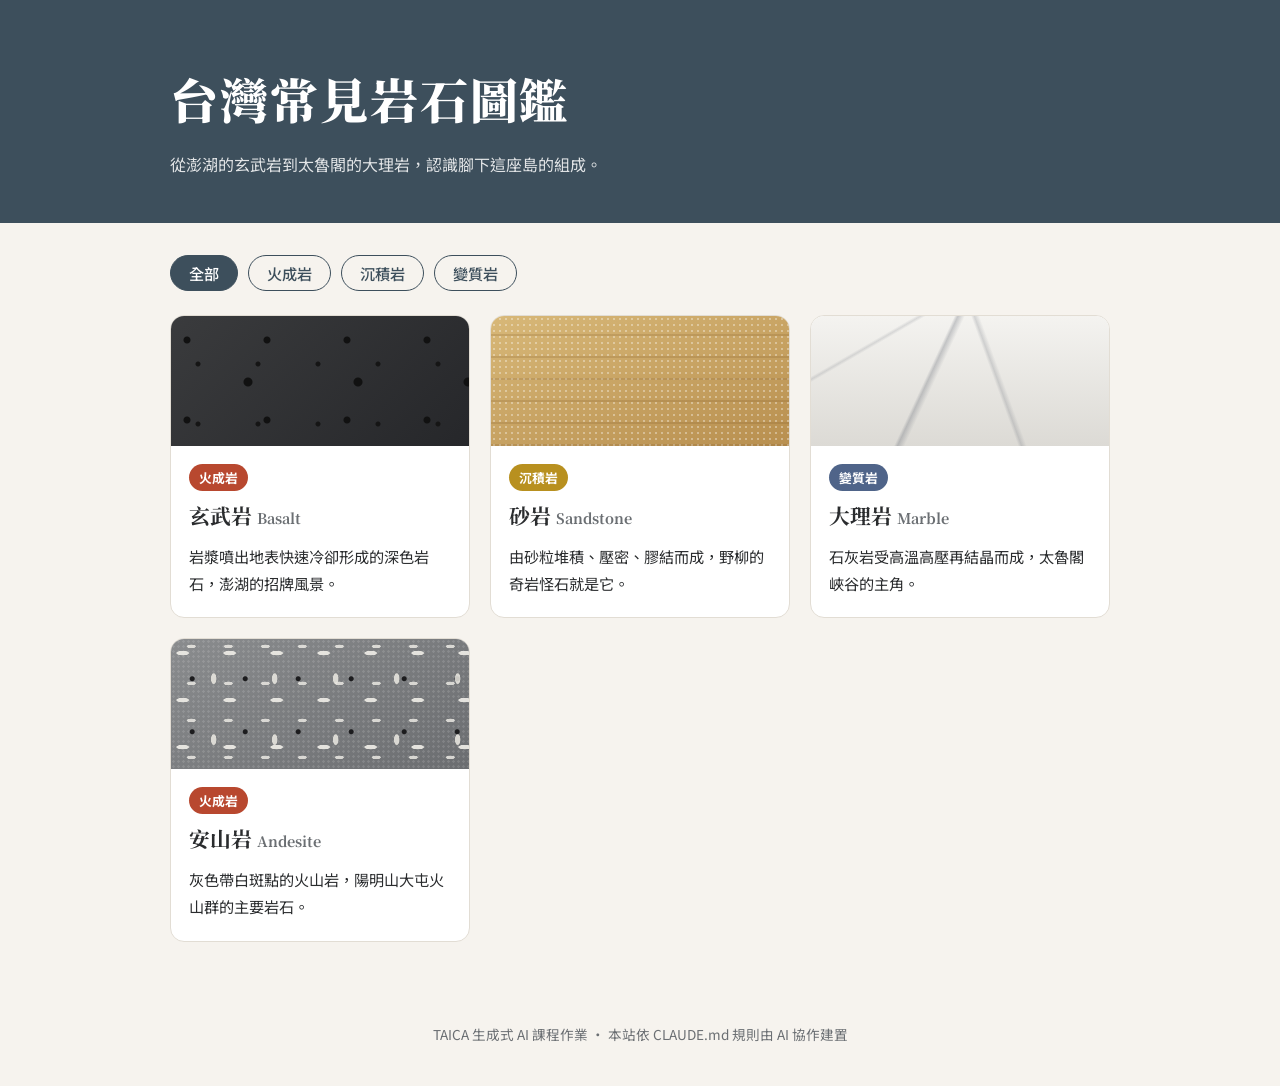
<file: index.html>
<!DOCTYPE html>
<html lang="zh-Hant-TW">
<head>
  <meta charset="UTF-8">
  <meta name="viewport" content="width=device-width, initial-scale=1.0">
  <title>台灣常見岩石圖鑑</title>
  <link rel="stylesheet" href="style.css">
</head>
<body>
  <header class="site-header">
    <div class="container">
      <h1>台灣常見岩石圖鑑</h1>
      <p>從澎湖的玄武岩到太魯閣的大理岩，認識腳下這座島的組成。</p>
    </div>
  </header>

  <main class="container">
    <nav class="filters" aria-label="依岩類篩選">
      <button class="filter-btn is-active" data-filter="all">全部</button>
      <button class="filter-btn" data-filter="igneous">火成岩</button>
      <button class="filter-btn" data-filter="sedimentary">沉積岩</button>
      <button class="filter-btn" data-filter="metamorphic">變質岩</button>
    </nav>

    <section class="grid" id="rock-grid"></section>
  </main>

  <footer class="site-footer">
    TAICA 生成式 AI 課程作業 ・ 本站依 CLAUDE.md 規則由 AI 協作建置
  </footer>

  <script src="js/rocks.js"></script>
  <script src="js/main.js"></script>
</body>
</html>
</file>
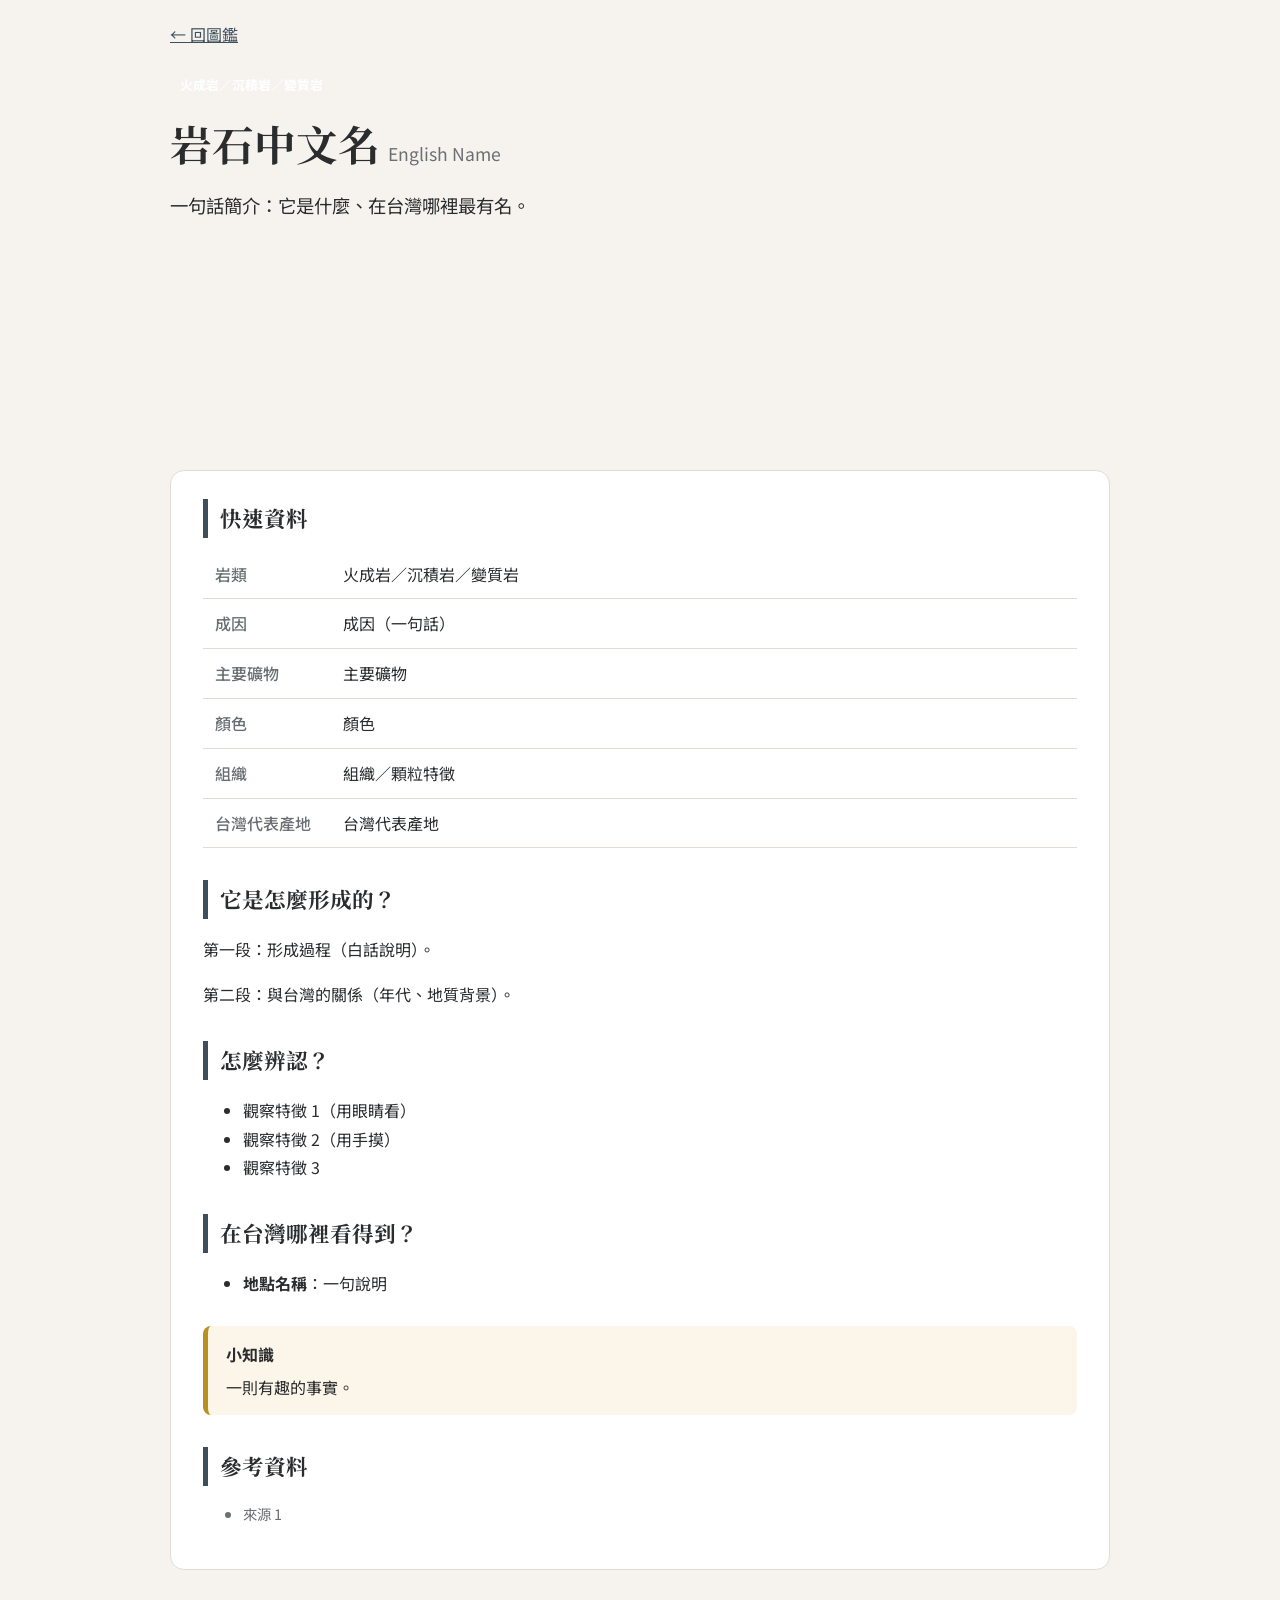
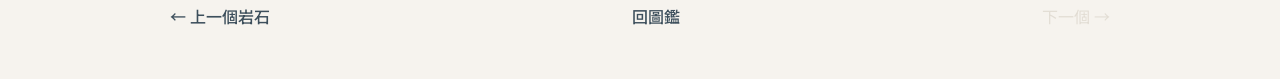
<file: rocks/_template.html>
<!-- 新增岩石：複製本檔為 rocks/<id>.html，替換所有大寫佔位字 (ROCK-ID / PREV-ID) 與中文說明。規則見 CLAUDE.md 第 5、6 節 -->
<!DOCTYPE html>
<html lang="zh-Hant-TW">
<head>
  <meta charset="UTF-8">
  <meta name="viewport" content="width=device-width, initial-scale=1.0">
  <title>岩石中文名 English Name｜台灣常見岩石圖鑑</title>
  <link rel="stylesheet" href="../style.css">
</head>
<body>
  <main class="container">
    <nav class="topnav"><a href="../index.html">← 回圖鑑</a></nav>

    <header class="rock-hero">
      <span class="tag tag--TYPE">火成岩／沉積岩／變質岩</span>
      <h1>岩石中文名<span class="en">English Name</span></h1>
      <p class="lead">一句話簡介：它是什麼、在台灣哪裡最有名。</p>
    </header>

    <div class="swatch swatch--ROCK-ID" role="img" aria-label="岩石中文名外觀示意"></div>

    <article>
      <h2>快速資料</h2>
      <table class="facts">
        <tr><th>岩類</th><td>火成岩／沉積岩／變質岩</td></tr>
        <tr><th>成因</th><td>成因（一句話）</td></tr>
        <tr><th>主要礦物</th><td>主要礦物</td></tr>
        <tr><th>顏色</th><td>顏色</td></tr>
        <tr><th>組織</th><td>組織／顆粒特徵</td></tr>
        <tr><th>台灣代表產地</th><td>台灣代表產地</td></tr>
      </table>

      <h2>它是怎麼形成的？</h2>
      <p>第一段：形成過程（白話說明）。</p>
      <p>第二段：與台灣的關係（年代、地質背景）。</p>

      <h2>怎麼辨認？</h2>
      <ul>
        <li>觀察特徵 1（用眼睛看）</li>
        <li>觀察特徵 2（用手摸）</li>
        <li>觀察特徵 3</li>
      </ul>

      <h2>在台灣哪裡看得到？</h2>
      <ul>
        <li><b>地點名稱</b>：一句說明</li>
      </ul>

      <aside class="trivia">
        <strong>小知識</strong>
        一則有趣的事實。
      </aside>

      <h2>參考資料</h2>
      <ul class="refs">
        <li>來源 1</li>
      </ul>
    </article>

    <nav class="pager">
      <a href="PREV-ID.html">← 上一個岩石</a>
      <a href="../index.html">回圖鑑</a>
      <span class="disabled">下一個 →</span>
    </nav>
  </main>
</body>
</html>
</file>
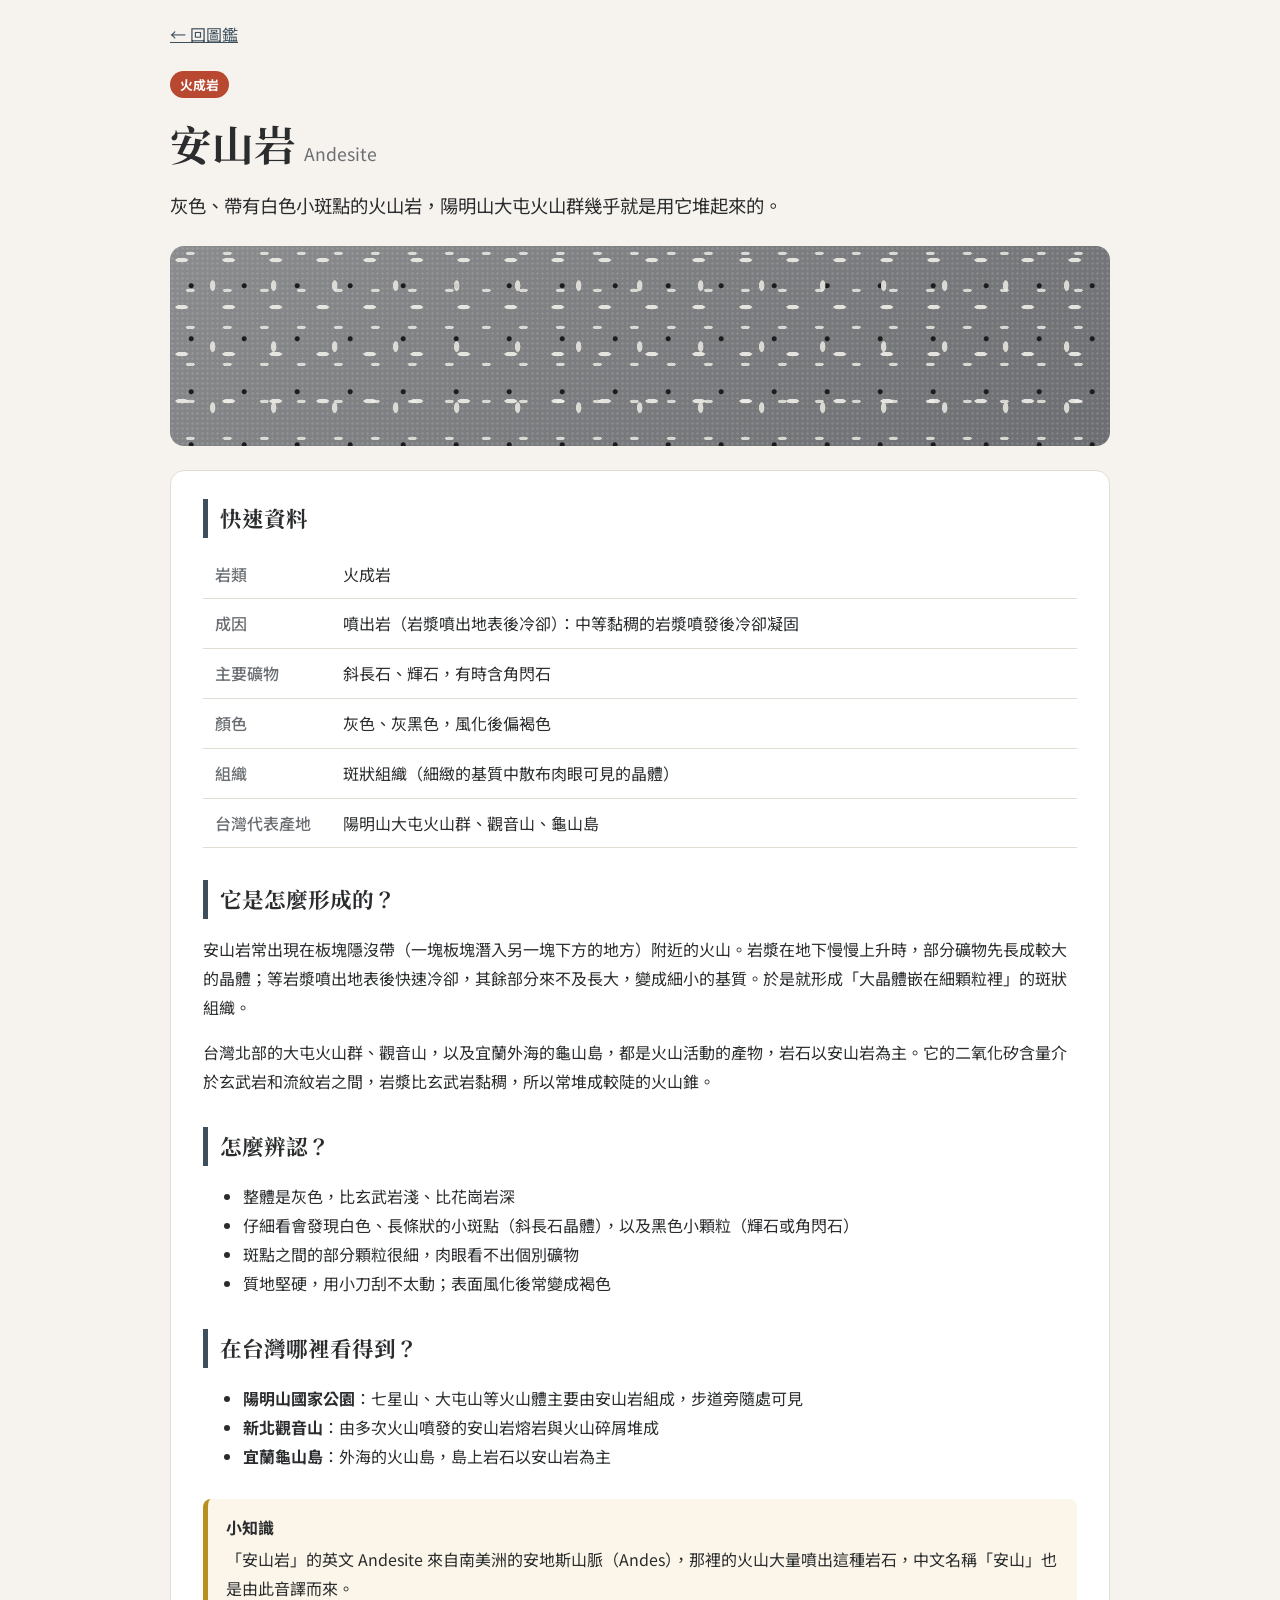
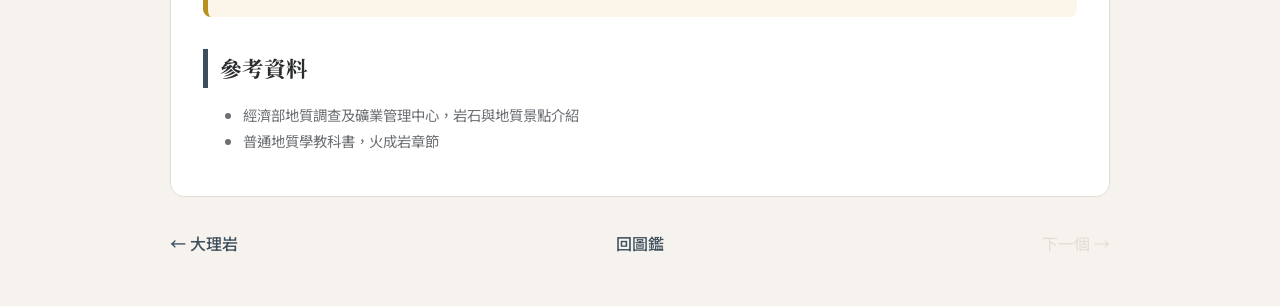
<file: rocks/andesite.html>
<!DOCTYPE html>
<html lang="zh-Hant-TW">
<head>
  <meta charset="UTF-8">
  <meta name="viewport" content="width=device-width, initial-scale=1.0">
  <title>安山岩 Andesite｜台灣常見岩石圖鑑</title>
  <link rel="stylesheet" href="../style.css">
</head>
<body>
  <main class="container">
    <nav class="topnav"><a href="../index.html">← 回圖鑑</a></nav>

    <header class="rock-hero">
      <span class="tag tag--igneous">火成岩</span>
      <h1>安山岩<span class="en">Andesite</span></h1>
      <p class="lead">灰色、帶有白色小斑點的火山岩，陽明山大屯火山群幾乎就是用它堆起來的。</p>
    </header>

    <div class="swatch swatch--andesite" role="img" aria-label="安山岩外觀示意"></div>

    <article>
      <h2>快速資料</h2>
      <table class="facts">
        <tr><th>岩類</th><td>火成岩</td></tr>
        <tr><th>成因</th><td>噴出岩（岩漿噴出地表後冷卻）：中等黏稠的岩漿噴發後冷卻凝固</td></tr>
        <tr><th>主要礦物</th><td>斜長石、輝石，有時含角閃石</td></tr>
        <tr><th>顏色</th><td>灰色、灰黑色，風化後偏褐色</td></tr>
        <tr><th>組織</th><td>斑狀組織（細緻的基質中散布肉眼可見的晶體）</td></tr>
        <tr><th>台灣代表產地</th><td>陽明山大屯火山群、觀音山、龜山島</td></tr>
      </table>

      <h2>它是怎麼形成的？</h2>
      <p>安山岩常出現在板塊隱沒帶（一塊板塊潛入另一塊下方的地方）附近的火山。岩漿在地下慢慢上升時，部分礦物先長成較大的晶體；等岩漿噴出地表後快速冷卻，其餘部分來不及長大，變成細小的基質。於是就形成「大晶體嵌在細顆粒裡」的斑狀組織。</p>
      <p>台灣北部的大屯火山群、觀音山，以及宜蘭外海的龜山島，都是火山活動的產物，岩石以安山岩為主。它的二氧化矽含量介於玄武岩和流紋岩之間，岩漿比玄武岩黏稠，所以常堆成較陡的火山錐。</p>

      <h2>怎麼辨認？</h2>
      <ul>
        <li>整體是灰色，比玄武岩淺、比花崗岩深</li>
        <li>仔細看會發現白色、長條狀的小斑點（斜長石晶體），以及黑色小顆粒（輝石或角閃石）</li>
        <li>斑點之間的部分顆粒很細，肉眼看不出個別礦物</li>
        <li>質地堅硬，用小刀刮不太動；表面風化後常變成褐色</li>
      </ul>

      <h2>在台灣哪裡看得到？</h2>
      <ul>
        <li><b>陽明山國家公園</b>：七星山、大屯山等火山體主要由安山岩組成，步道旁隨處可見</li>
        <li><b>新北觀音山</b>：由多次火山噴發的安山岩熔岩與火山碎屑堆成</li>
        <li><b>宜蘭龜山島</b>：外海的火山島，島上岩石以安山岩為主</li>
      </ul>

      <aside class="trivia">
        <strong>小知識</strong>
        「安山岩」的英文 Andesite 來自南美洲的安地斯山脈（Andes），那裡的火山大量噴出這種岩石，中文名稱「安山」也是由此音譯而來。
      </aside>

      <h2>參考資料</h2>
      <ul class="refs">
        <li>經濟部地質調查及礦業管理中心，岩石與地質景點介紹</li>
        <li>普通地質學教科書，火成岩章節</li>
      </ul>
    </article>

    <nav class="pager">
      <a href="marble.html">← 大理岩</a>
      <a href="../index.html">回圖鑑</a>
      <span class="disabled">下一個 →</span>
    </nav>
  </main>
</body>
</html>
</file>
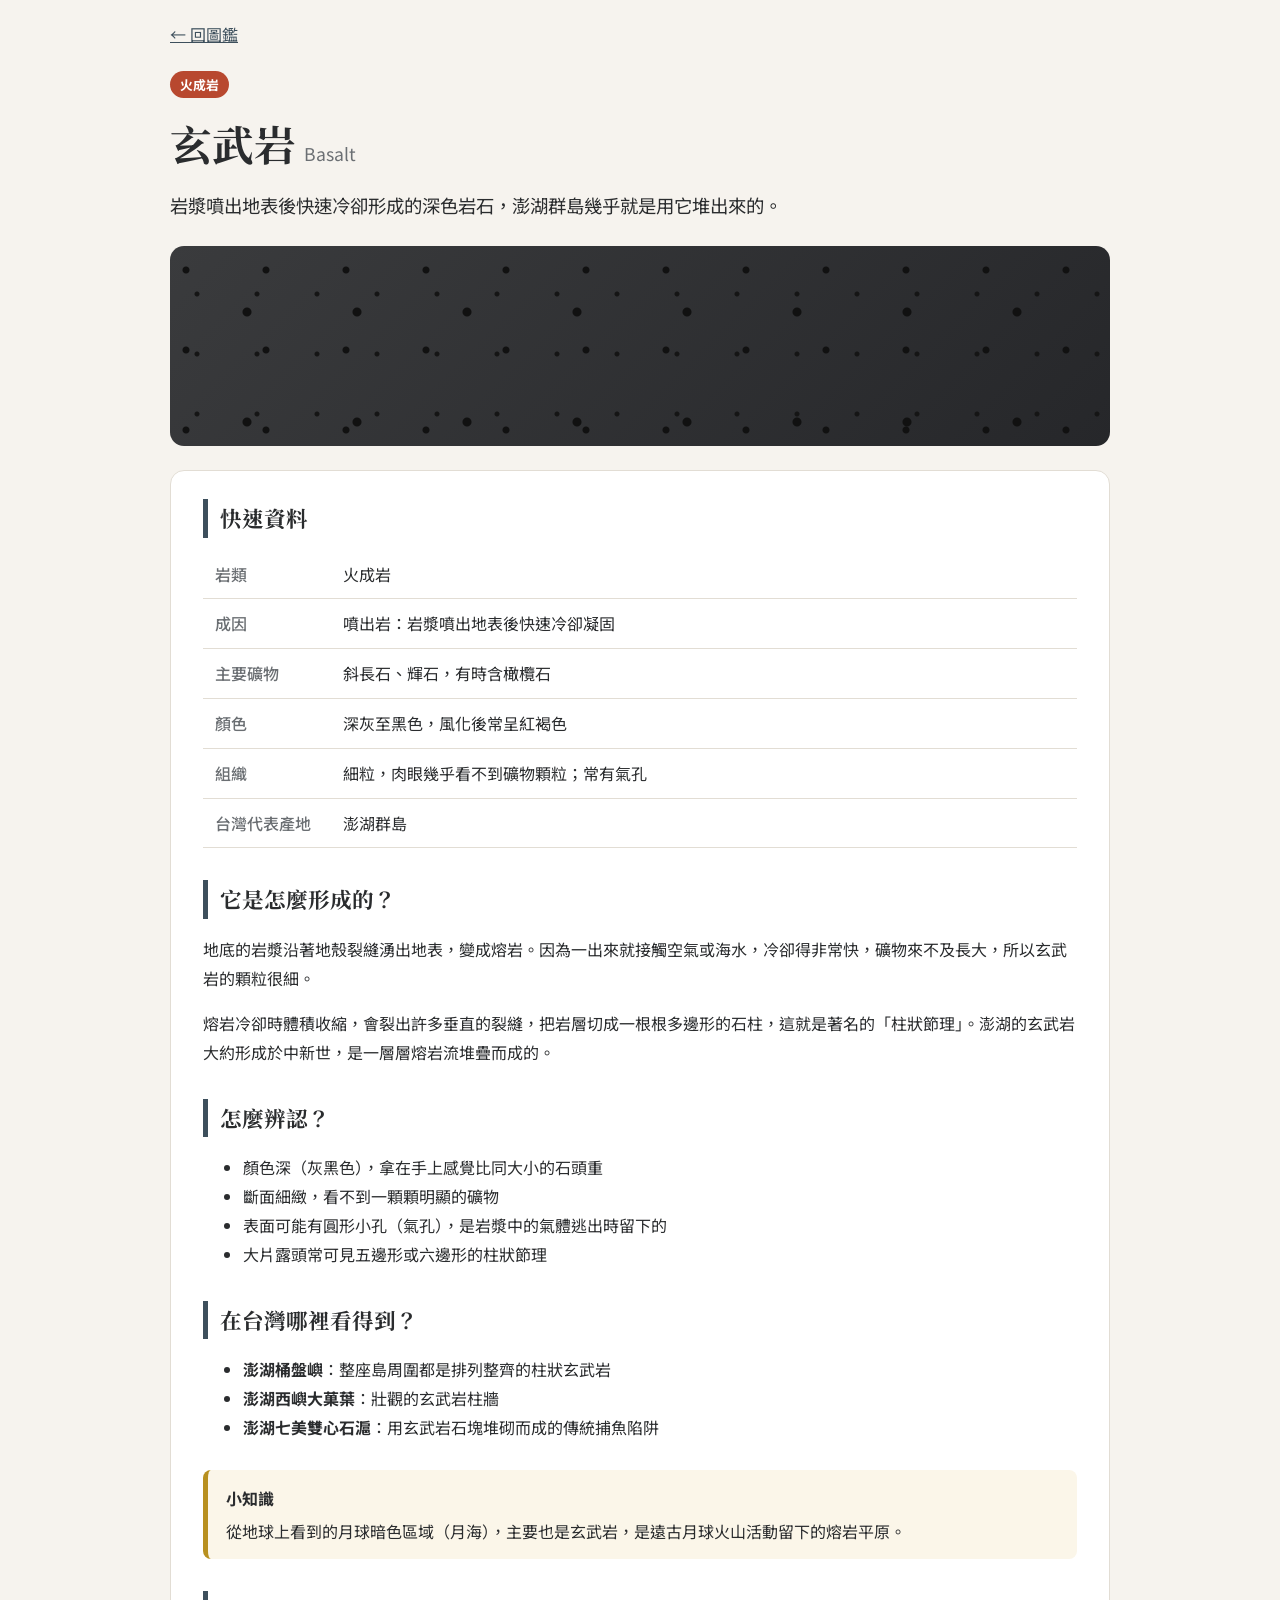
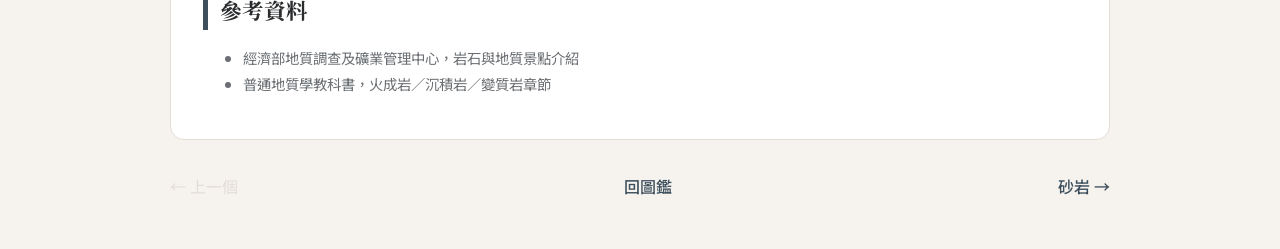
<file: rocks/basalt.html>
<!DOCTYPE html>
<html lang="zh-Hant-TW">
<head>
  <meta charset="UTF-8">
  <meta name="viewport" content="width=device-width, initial-scale=1.0">
  <title>玄武岩 Basalt｜台灣常見岩石圖鑑</title>
  <link rel="stylesheet" href="../style.css">
</head>
<body>
  <main class="container">
    <nav class="topnav"><a href="../index.html">← 回圖鑑</a></nav>

    <header class="rock-hero">
      <span class="tag tag--igneous">火成岩</span>
      <h1>玄武岩<span class="en">Basalt</span></h1>
      <p class="lead">岩漿噴出地表後快速冷卻形成的深色岩石，澎湖群島幾乎就是用它堆出來的。</p>
    </header>

    <div class="swatch swatch--basalt" role="img" aria-label="玄武岩外觀示意"></div>

    <article>
      <h2>快速資料</h2>
      <table class="facts">
        <tr><th>岩類</th><td>火成岩</td></tr>
        <tr><th>成因</th><td>噴出岩：岩漿噴出地表後快速冷卻凝固</td></tr>
        <tr><th>主要礦物</th><td>斜長石、輝石，有時含橄欖石</td></tr>
        <tr><th>顏色</th><td>深灰至黑色，風化後常呈紅褐色</td></tr>
        <tr><th>組織</th><td>細粒，肉眼幾乎看不到礦物顆粒；常有氣孔</td></tr>
        <tr><th>台灣代表產地</th><td>澎湖群島</td></tr>
      </table>

      <h2>它是怎麼形成的？</h2>
      <p>地底的岩漿沿著地殼裂縫湧出地表，變成熔岩。因為一出來就接觸空氣或海水，冷卻得非常快，礦物來不及長大，所以玄武岩的顆粒很細。</p>
      <p>熔岩冷卻時體積收縮，會裂出許多垂直的裂縫，把岩層切成一根根多邊形的石柱，這就是著名的「柱狀節理」。澎湖的玄武岩大約形成於中新世，是一層層熔岩流堆疊而成的。</p>

      <h2>怎麼辨認？</h2>
      <ul>
        <li>顏色深（灰黑色），拿在手上感覺比同大小的石頭重</li>
        <li>斷面細緻，看不到一顆顆明顯的礦物</li>
        <li>表面可能有圓形小孔（氣孔），是岩漿中的氣體逃出時留下的</li>
        <li>大片露頭常可見五邊形或六邊形的柱狀節理</li>
      </ul>

      <h2>在台灣哪裡看得到？</h2>
      <ul>
        <li><b>澎湖桶盤嶼</b>：整座島周圍都是排列整齊的柱狀玄武岩</li>
        <li><b>澎湖西嶼大菓葉</b>：壯觀的玄武岩柱牆</li>
        <li><b>澎湖七美雙心石滬</b>：用玄武岩石塊堆砌而成的傳統捕魚陷阱</li>
      </ul>

      <aside class="trivia">
        <strong>小知識</strong>
        從地球上看到的月球暗色區域（月海），主要也是玄武岩，是遠古月球火山活動留下的熔岩平原。
      </aside>

      <h2>參考資料</h2>
      <ul class="refs">
        <li>經濟部地質調查及礦業管理中心，岩石與地質景點介紹</li>
        <li>普通地質學教科書，火成岩／沉積岩／變質岩章節</li>
      </ul>
    </article>

    <nav class="pager">
      <span class="disabled">← 上一個</span>
      <a href="../index.html">回圖鑑</a>
      <a href="sandstone.html">砂岩 →</a>
    </nav>
  </main>
</body>
</html>
</file>
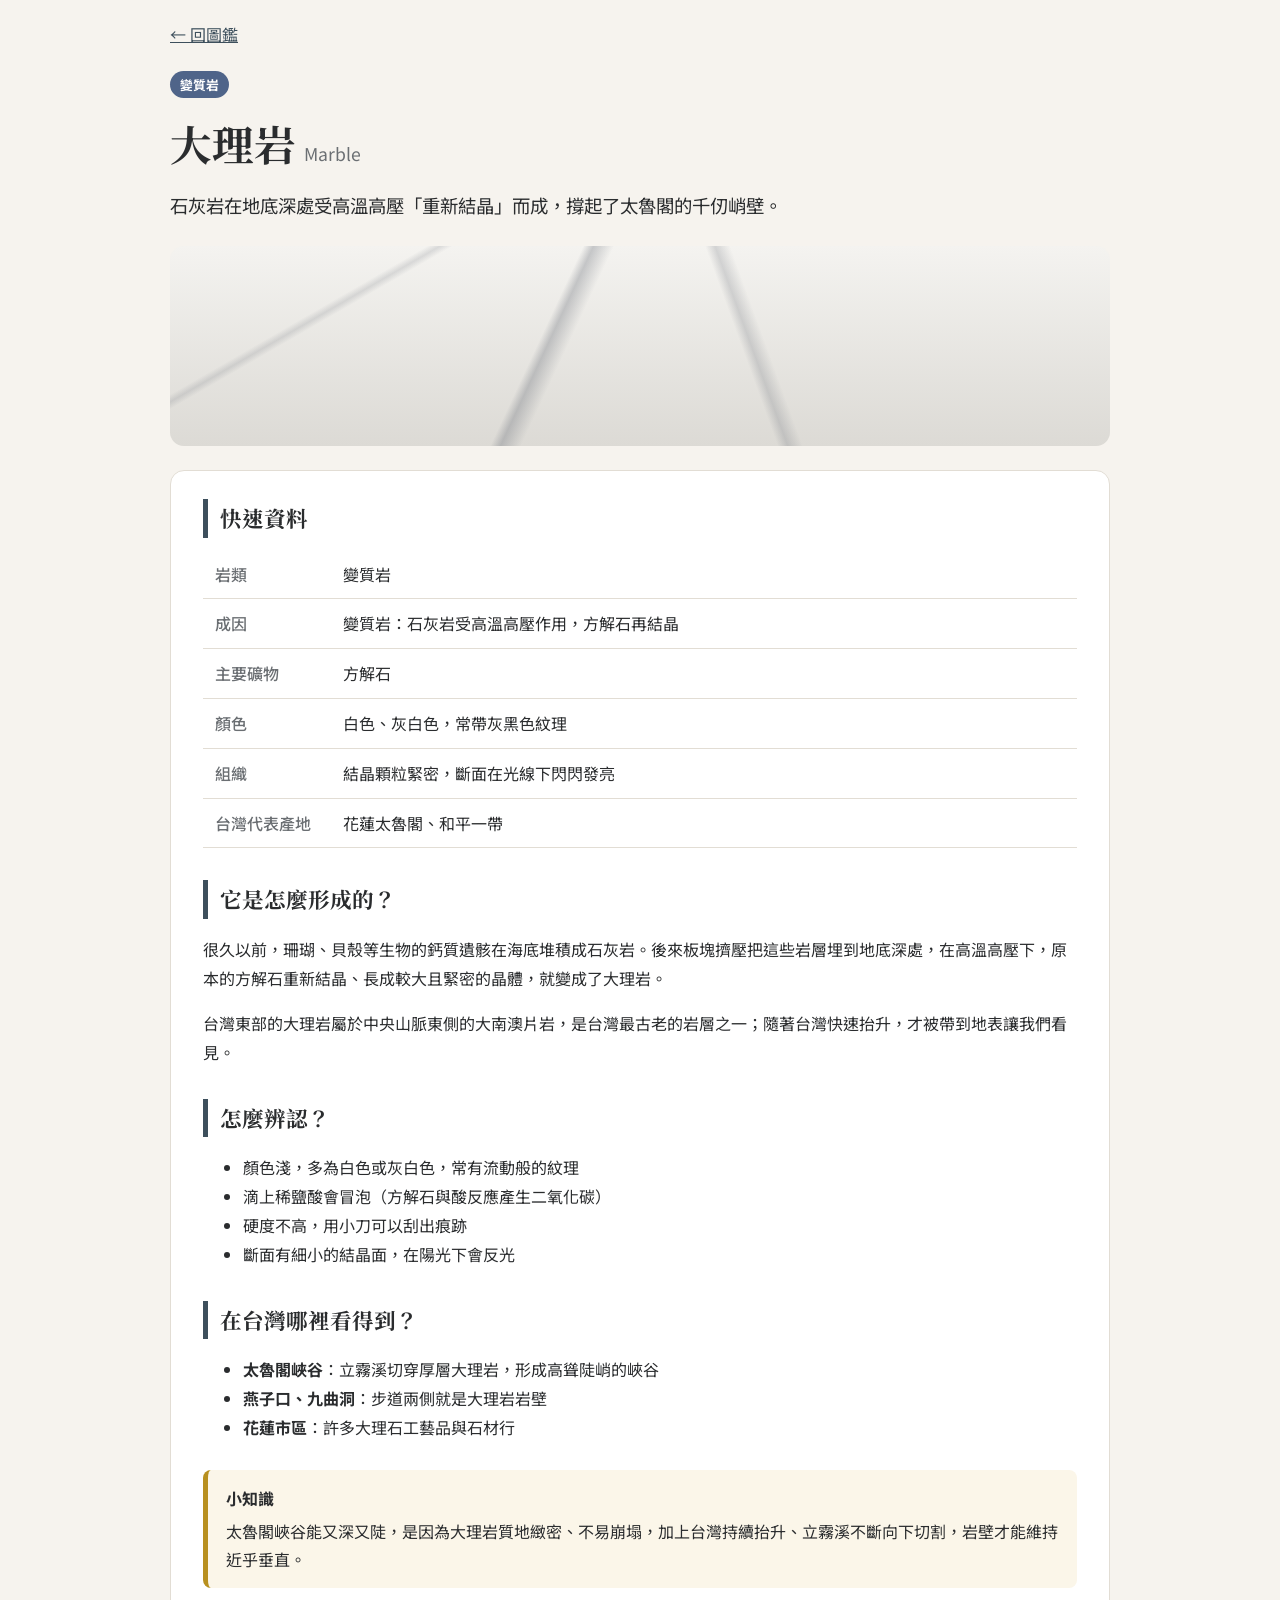
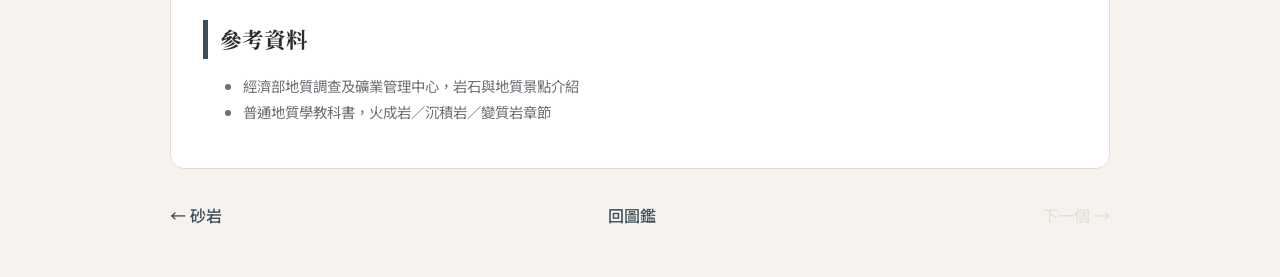
<file: rocks/marble.html>
<!DOCTYPE html>
<html lang="zh-Hant-TW">
<head>
  <meta charset="UTF-8">
  <meta name="viewport" content="width=device-width, initial-scale=1.0">
  <title>大理岩 Marble｜台灣常見岩石圖鑑</title>
  <link rel="stylesheet" href="../style.css">
</head>
<body>
  <main class="container">
    <nav class="topnav"><a href="../index.html">← 回圖鑑</a></nav>

    <header class="rock-hero">
      <span class="tag tag--metamorphic">變質岩</span>
      <h1>大理岩<span class="en">Marble</span></h1>
      <p class="lead">石灰岩在地底深處受高溫高壓「重新結晶」而成，撐起了太魯閣的千仞峭壁。</p>
    </header>

    <div class="swatch swatch--marble" role="img" aria-label="大理岩外觀示意"></div>

    <article>
      <h2>快速資料</h2>
      <table class="facts">
        <tr><th>岩類</th><td>變質岩</td></tr>
        <tr><th>成因</th><td>變質岩：石灰岩受高溫高壓作用，方解石再結晶</td></tr>
        <tr><th>主要礦物</th><td>方解石</td></tr>
        <tr><th>顏色</th><td>白色、灰白色，常帶灰黑色紋理</td></tr>
        <tr><th>組織</th><td>結晶顆粒緊密，斷面在光線下閃閃發亮</td></tr>
        <tr><th>台灣代表產地</th><td>花蓮太魯閣、和平一帶</td></tr>
      </table>

      <h2>它是怎麼形成的？</h2>
      <p>很久以前，珊瑚、貝殼等生物的鈣質遺骸在海底堆積成石灰岩。後來板塊擠壓把這些岩層埋到地底深處，在高溫高壓下，原本的方解石重新結晶、長成較大且緊密的晶體，就變成了大理岩。</p>
      <p>台灣東部的大理岩屬於中央山脈東側的大南澳片岩，是台灣最古老的岩層之一；隨著台灣快速抬升，才被帶到地表讓我們看見。</p>

      <h2>怎麼辨認？</h2>
      <ul>
        <li>顏色淺，多為白色或灰白色，常有流動般的紋理</li>
        <li>滴上稀鹽酸會冒泡（方解石與酸反應產生二氧化碳）</li>
        <li>硬度不高，用小刀可以刮出痕跡</li>
        <li>斷面有細小的結晶面，在陽光下會反光</li>
      </ul>

      <h2>在台灣哪裡看得到？</h2>
      <ul>
        <li><b>太魯閣峽谷</b>：立霧溪切穿厚層大理岩，形成高聳陡峭的峽谷</li>
        <li><b>燕子口、九曲洞</b>：步道兩側就是大理岩岩壁</li>
        <li><b>花蓮市區</b>：許多大理石工藝品與石材行</li>
      </ul>

      <aside class="trivia">
        <strong>小知識</strong>
        太魯閣峽谷能又深又陡，是因為大理岩質地緻密、不易崩塌，加上台灣持續抬升、立霧溪不斷向下切割，岩壁才能維持近乎垂直。
      </aside>

      <h2>參考資料</h2>
      <ul class="refs">
        <li>經濟部地質調查及礦業管理中心，岩石與地質景點介紹</li>
        <li>普通地質學教科書，火成岩／沉積岩／變質岩章節</li>
      </ul>
    </article>

    <nav class="pager">
      <a href="sandstone.html">← 砂岩</a>
      <a href="../index.html">回圖鑑</a>
      <span class="disabled">下一個 →</span>
    </nav>
  </main>
</body>
</html>
</file>
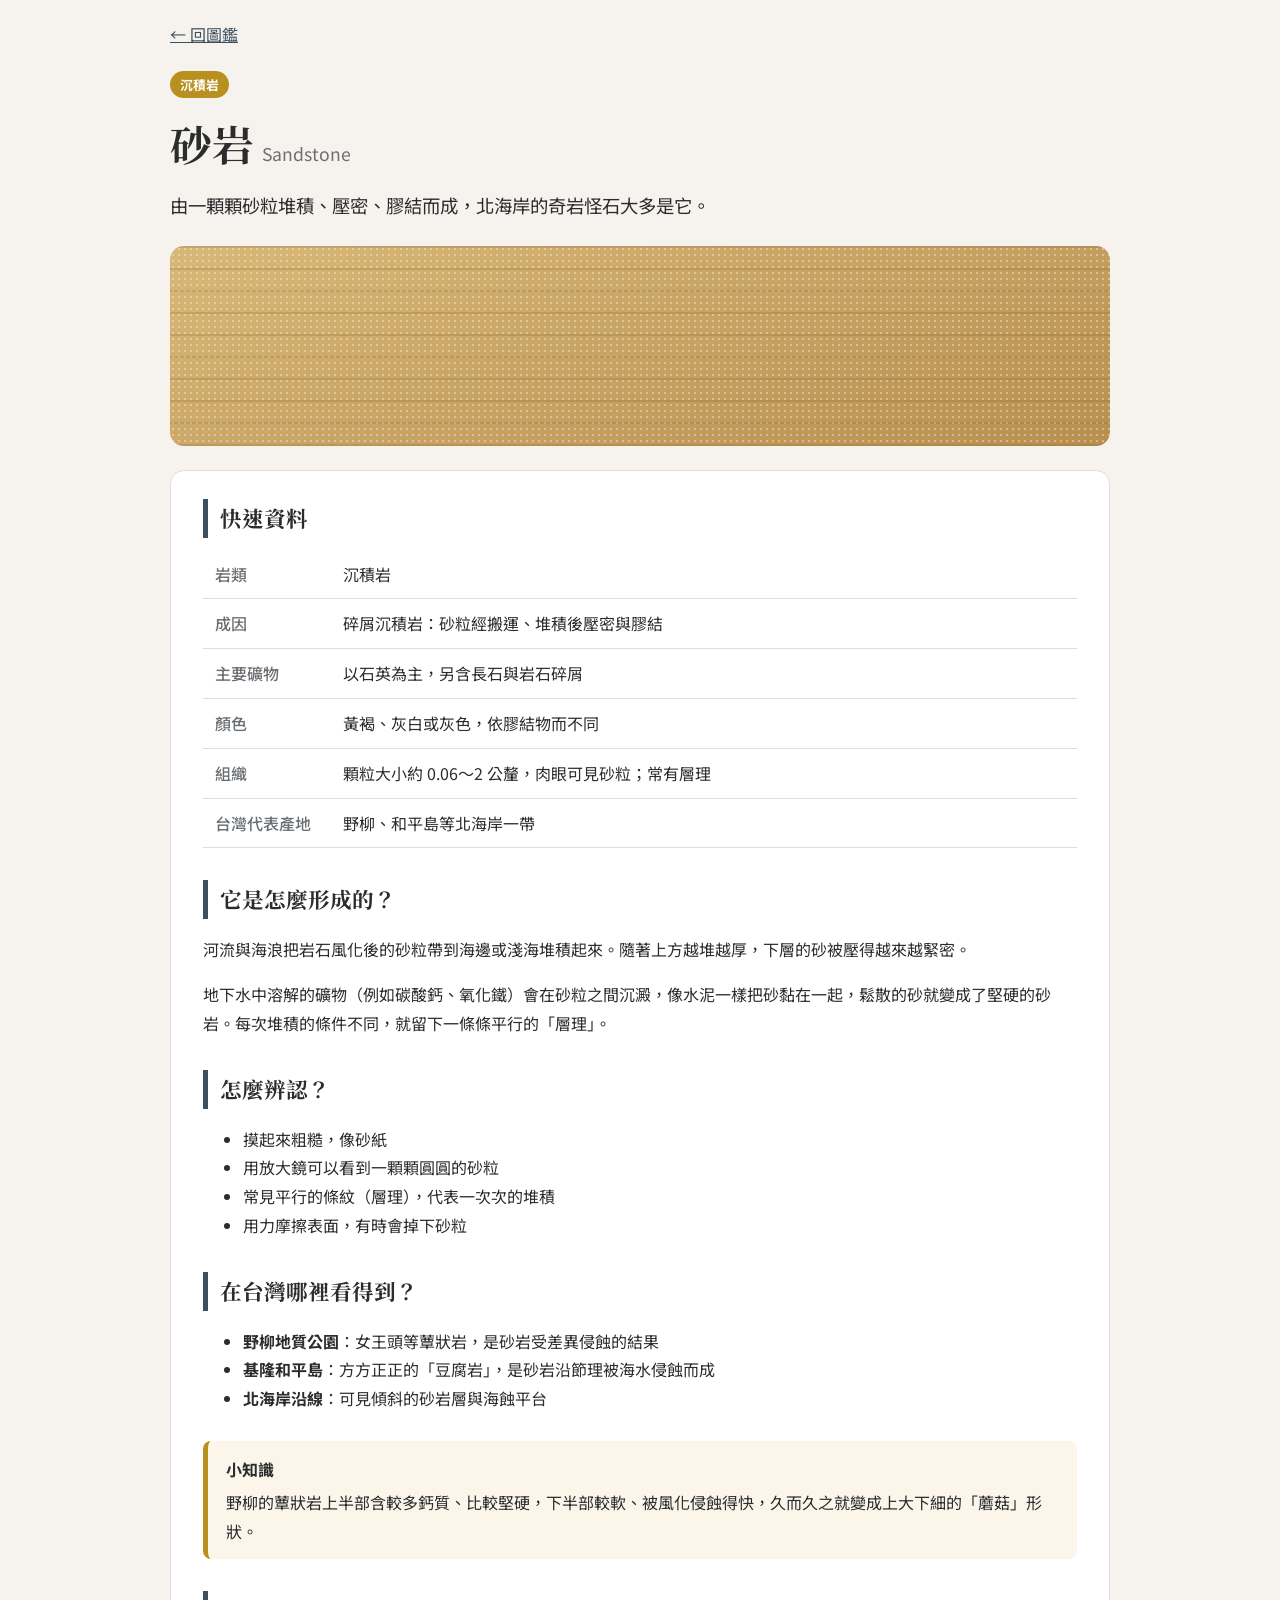
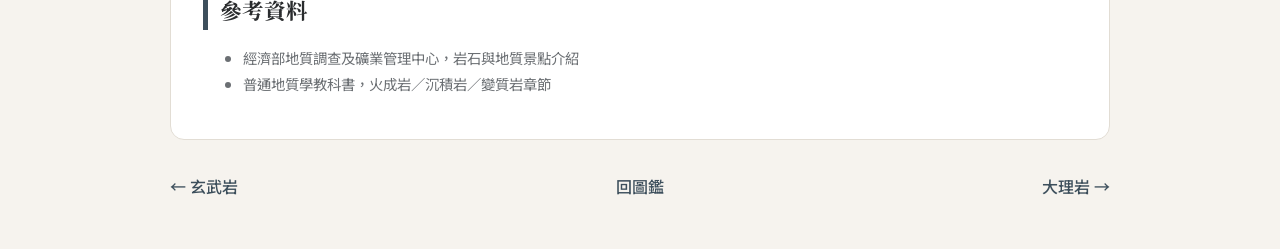
<file: rocks/sandstone.html>
<!DOCTYPE html>
<html lang="zh-Hant-TW">
<head>
  <meta charset="UTF-8">
  <meta name="viewport" content="width=device-width, initial-scale=1.0">
  <title>砂岩 Sandstone｜台灣常見岩石圖鑑</title>
  <link rel="stylesheet" href="../style.css">
</head>
<body>
  <main class="container">
    <nav class="topnav"><a href="../index.html">← 回圖鑑</a></nav>

    <header class="rock-hero">
      <span class="tag tag--sedimentary">沉積岩</span>
      <h1>砂岩<span class="en">Sandstone</span></h1>
      <p class="lead">由一顆顆砂粒堆積、壓密、膠結而成，北海岸的奇岩怪石大多是它。</p>
    </header>

    <div class="swatch swatch--sandstone" role="img" aria-label="砂岩外觀示意"></div>

    <article>
      <h2>快速資料</h2>
      <table class="facts">
        <tr><th>岩類</th><td>沉積岩</td></tr>
        <tr><th>成因</th><td>碎屑沉積岩：砂粒經搬運、堆積後壓密與膠結</td></tr>
        <tr><th>主要礦物</th><td>以石英為主，另含長石與岩石碎屑</td></tr>
        <tr><th>顏色</th><td>黃褐、灰白或灰色，依膠結物而不同</td></tr>
        <tr><th>組織</th><td>顆粒大小約 0.06～2 公釐，肉眼可見砂粒；常有層理</td></tr>
        <tr><th>台灣代表產地</th><td>野柳、和平島等北海岸一帶</td></tr>
      </table>

      <h2>它是怎麼形成的？</h2>
      <p>河流與海浪把岩石風化後的砂粒帶到海邊或淺海堆積起來。隨著上方越堆越厚，下層的砂被壓得越來越緊密。</p>
      <p>地下水中溶解的礦物（例如碳酸鈣、氧化鐵）會在砂粒之間沉澱，像水泥一樣把砂黏在一起，鬆散的砂就變成了堅硬的砂岩。每次堆積的條件不同，就留下一條條平行的「層理」。</p>

      <h2>怎麼辨認？</h2>
      <ul>
        <li>摸起來粗糙，像砂紙</li>
        <li>用放大鏡可以看到一顆顆圓圓的砂粒</li>
        <li>常見平行的條紋（層理），代表一次次的堆積</li>
        <li>用力摩擦表面，有時會掉下砂粒</li>
      </ul>

      <h2>在台灣哪裡看得到？</h2>
      <ul>
        <li><b>野柳地質公園</b>：女王頭等蕈狀岩，是砂岩受差異侵蝕的結果</li>
        <li><b>基隆和平島</b>：方方正正的「豆腐岩」，是砂岩沿節理被海水侵蝕而成</li>
        <li><b>北海岸沿線</b>：可見傾斜的砂岩層與海蝕平台</li>
      </ul>

      <aside class="trivia">
        <strong>小知識</strong>
        野柳的蕈狀岩上半部含較多鈣質、比較堅硬，下半部較軟、被風化侵蝕得快，久而久之就變成上大下細的「蘑菇」形狀。
      </aside>

      <h2>參考資料</h2>
      <ul class="refs">
        <li>經濟部地質調查及礦業管理中心，岩石與地質景點介紹</li>
        <li>普通地質學教科書，火成岩／沉積岩／變質岩章節</li>
      </ul>
    </article>

    <nav class="pager">
      <a href="basalt.html">← 玄武岩</a>
      <a href="../index.html">回圖鑑</a>
      <a href="marble.html">大理岩 →</a>
    </nav>
  </main>
</body>
</html>
</file>
<file: style.css>
/* ===== 台灣常見岩石圖鑑 — 全站樣式 ===== */
@import url("https://fonts.googleapis.com/css2?family=Noto+Sans+TC:wght@400;500;700&family=Noto+Serif+TC:wght@600;900&display=swap");

:root {
  --bg: #f6f3ee;
  --paper: #ffffff;
  --ink: #2a2c2e;
  --muted: #6b6f73;
  --line: #e2ddd4;
  --accent: #3d4f5c;
  --igneous: #b8482f;
  --sedimentary: #b8901f;
  --metamorphic: #4f6489;
  --radius: 14px;
  --serif: "Noto Serif TC", serif;
  --sans: "Noto Sans TC", system-ui, sans-serif;
}

* { box-sizing: border-box; }

body {
  margin: 0;
  background: var(--bg);
  color: var(--ink);
  font-family: var(--sans);
  line-height: 1.8;
}

a { color: var(--accent); }

.container { max-width: 980px; margin: 0 auto; padding: 0 20px; }

/* ----- 頁首 ----- */
.site-header {
  background: var(--accent);
  color: #fff;
  padding: 56px 0 44px;
}
.site-header h1 {
  font-family: var(--serif);
  font-weight: 900;
  font-size: clamp(2rem, 5vw, 3rem);
  margin: 0 0 8px;
  letter-spacing: 0.04em;
}
.site-header p { margin: 0; opacity: 0.85; }

/* ----- 篩選按鈕 ----- */
.filters { display: flex; flex-wrap: wrap; gap: 10px; margin: 32px 0 24px; }
.filter-btn {
  border: 1.5px solid var(--accent);
  background: transparent;
  color: var(--accent);
  border-radius: 999px;
  padding: 6px 18px;
  font: 500 0.95rem var(--sans);
  cursor: pointer;
}
.filter-btn.is-active { background: var(--accent); color: #fff; }

/* ----- 卡片 ----- */
.grid {
  display: grid;
  grid-template-columns: repeat(auto-fill, minmax(260px, 1fr));
  gap: 20px;
  margin-bottom: 56px;
}
.card {
  display: block;
  background: var(--paper);
  border: 1px solid var(--line);
  border-radius: var(--radius);
  overflow: hidden;
  text-decoration: none;
  color: inherit;
  transition: transform 0.15s, box-shadow 0.15s;
}
.card:hover { transform: translateY(-3px); box-shadow: 0 8px 24px rgba(0,0,0,0.08); }
.card .swatch { height: 130px; border-radius: 0; }
.card-body { padding: 16px 18px 20px; }
.card-body h2 { font-family: var(--serif); font-size: 1.3rem; margin: 6px 0 2px; }
.card-body .en { color: var(--muted); font-size: 0.9rem; }
.card-body p { margin: 8px 0 0; font-size: 0.95rem; }

/* ----- 岩類標籤 ----- */
.tag {
  display: inline-block;
  font-size: 0.8rem;
  font-weight: 700;
  color: #fff;
  padding: 2px 10px;
  border-radius: 999px;
}
.tag--igneous { background: var(--igneous); }
.tag--sedimentary { background: var(--sedimentary); }
.tag--metamorphic { background: var(--metamorphic); }

/* ----- 岩石頁 ----- */
.topnav { padding: 20px 0; }
.rock-hero h1 { font-family: var(--serif); font-size: clamp(2rem, 5vw, 2.6rem); margin: 8px 0 0; }
.rock-hero h1 .en { font-family: var(--sans); font-size: 1.1rem; color: var(--muted); font-weight: 400; margin-left: 8px; }
.rock-hero .lead { font-size: 1.15rem; margin: 8px 0 24px; }

.swatch { height: 200px; border-radius: var(--radius); }

article { background: var(--paper); border: 1px solid var(--line); border-radius: var(--radius); padding: 28px 32px; margin: 24px 0; }
article h2 { font-family: var(--serif); font-size: 1.35rem; border-left: 5px solid var(--accent); padding-left: 12px; margin: 32px 0 12px; }
article h2:first-child { margin-top: 0; }

.facts { width: 100%; border-collapse: collapse; margin-bottom: 8px; }
.facts th, .facts td { text-align: left; padding: 10px 12px; border-bottom: 1px solid var(--line); vertical-align: top; }
.facts th { width: 8em; color: var(--muted); font-weight: 500; }

.trivia { background: #fbf6e9; border-left: 5px solid var(--sedimentary); border-radius: 8px; padding: 14px 18px; margin: 28px 0; }
.trivia strong { display: block; margin-bottom: 4px; }

.refs { font-size: 0.9rem; color: var(--muted); }

.pager { display: flex; justify-content: space-between; gap: 12px; padding: 8px 0 48px; flex-wrap: wrap; }
.pager a { text-decoration: none; font-weight: 500; }
.pager .disabled { color: var(--line); }

.site-footer { text-align: center; color: var(--muted); font-size: 0.85rem; padding: 24px 0 40px; }

@media (max-width: 600px) {
  article { padding: 20px; }
  .facts th { width: 6em; }
}

/* ===== 岩石色塊（每新增一種岩石，在此加一個 .swatch--<id>） ===== */

/* 玄武岩：深灰黑、細粒，帶少量氣孔 */
.swatch--basalt {
  background:
    radial-gradient(circle at 20% 30%, #111 0 3px, transparent 4px),
    radial-gradient(circle at 70% 60%, #111 0 4px, transparent 5px),
    radial-gradient(circle at 45% 80%, #151515 0 2px, transparent 3px),
    linear-gradient(135deg, #3a3b3d, #26272a);
  background-size: 80px 80px, 110px 110px, 60px 60px, 100% 100%;
}

/* 砂岩：黃褐色、顆粒感、平行層理 */
.swatch--sandstone {
  background:
    repeating-linear-gradient(0deg, rgba(120,80,30,0.18) 0 2px, transparent 2px 22px),
    radial-gradient(circle, rgba(255,255,255,0.35) 1px, transparent 1.5px),
    linear-gradient(160deg, #d8b878, #b88f4f);
  background-size: 100% 100%, 6px 6px, 100% 100%;
}

/* 大理岩：白色帶灰色紋理 */
.swatch--marble {
  background:
    linear-gradient(115deg, transparent 40%, rgba(110,115,125,0.35) 41%, transparent 43%),
    linear-gradient(70deg, transparent 60%, rgba(110,115,125,0.25) 61%, transparent 62.5%),
    linear-gradient(150deg, transparent 20%, rgba(110,115,125,0.2) 21%, transparent 22%),
    linear-gradient(180deg, #f4f3f0, #dcdad5);
}

/* 安山岩：灰色細粒基質，散布白色長條斜長石斑晶與黑色小顆粒 */
.swatch--andesite {
  background:
    radial-gradient(ellipse 7px 2.5px at 25% 30%, rgba(240,238,232,0.9) 80%, transparent 100%),
    radial-gradient(ellipse 3px 6px at 70% 65%, rgba(235,233,226,0.85) 80%, transparent 100%),
    radial-gradient(ellipse 5px 2px at 55% 20%, rgba(240,238,232,0.8) 80%, transparent 100%),
    radial-gradient(circle at 40% 75%, #1c1c1e 0 2px, transparent 3px),
    radial-gradient(circle, rgba(255,255,255,0.12) 1px, transparent 1.5px),
    linear-gradient(150deg, #8a8c8e, #6b6d70);
  background-size: 47px 47px, 61px 61px, 37px 37px, 53px 53px, 5px 5px, 100% 100%;
}
</file>
